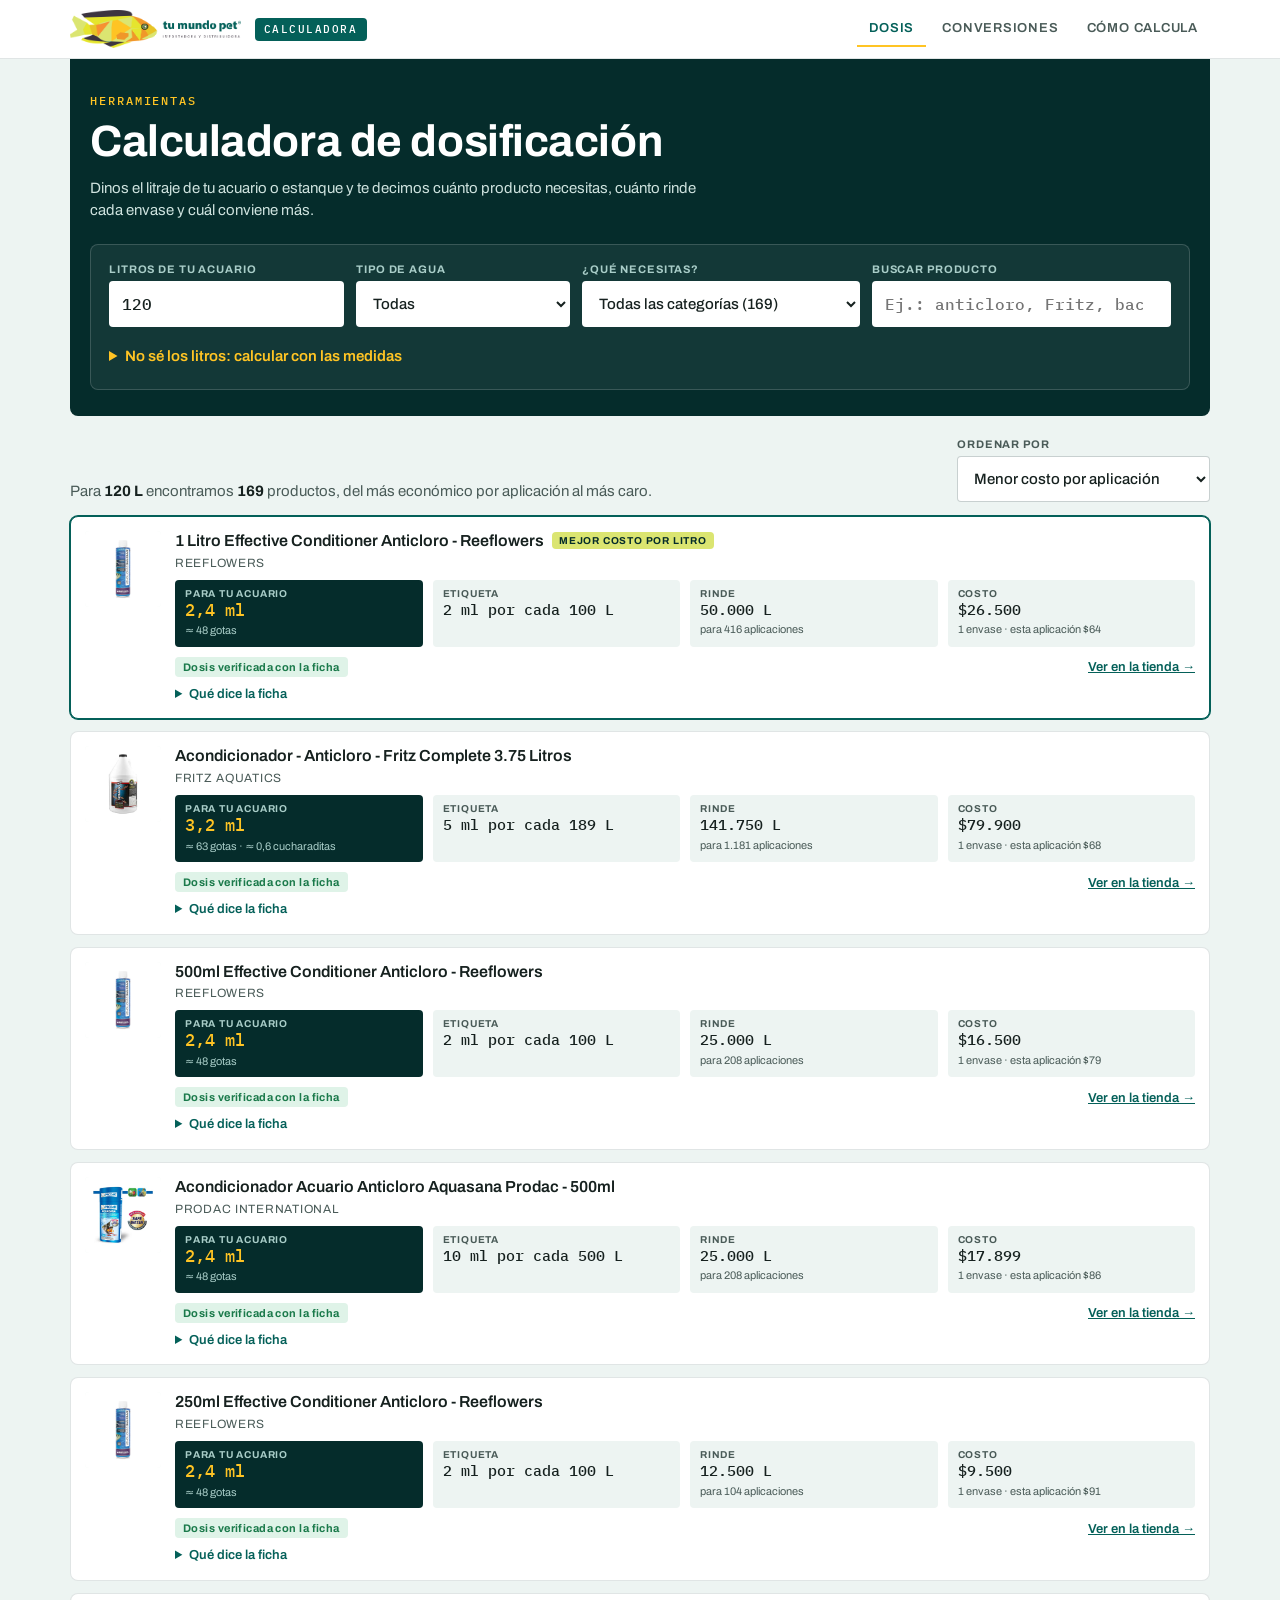
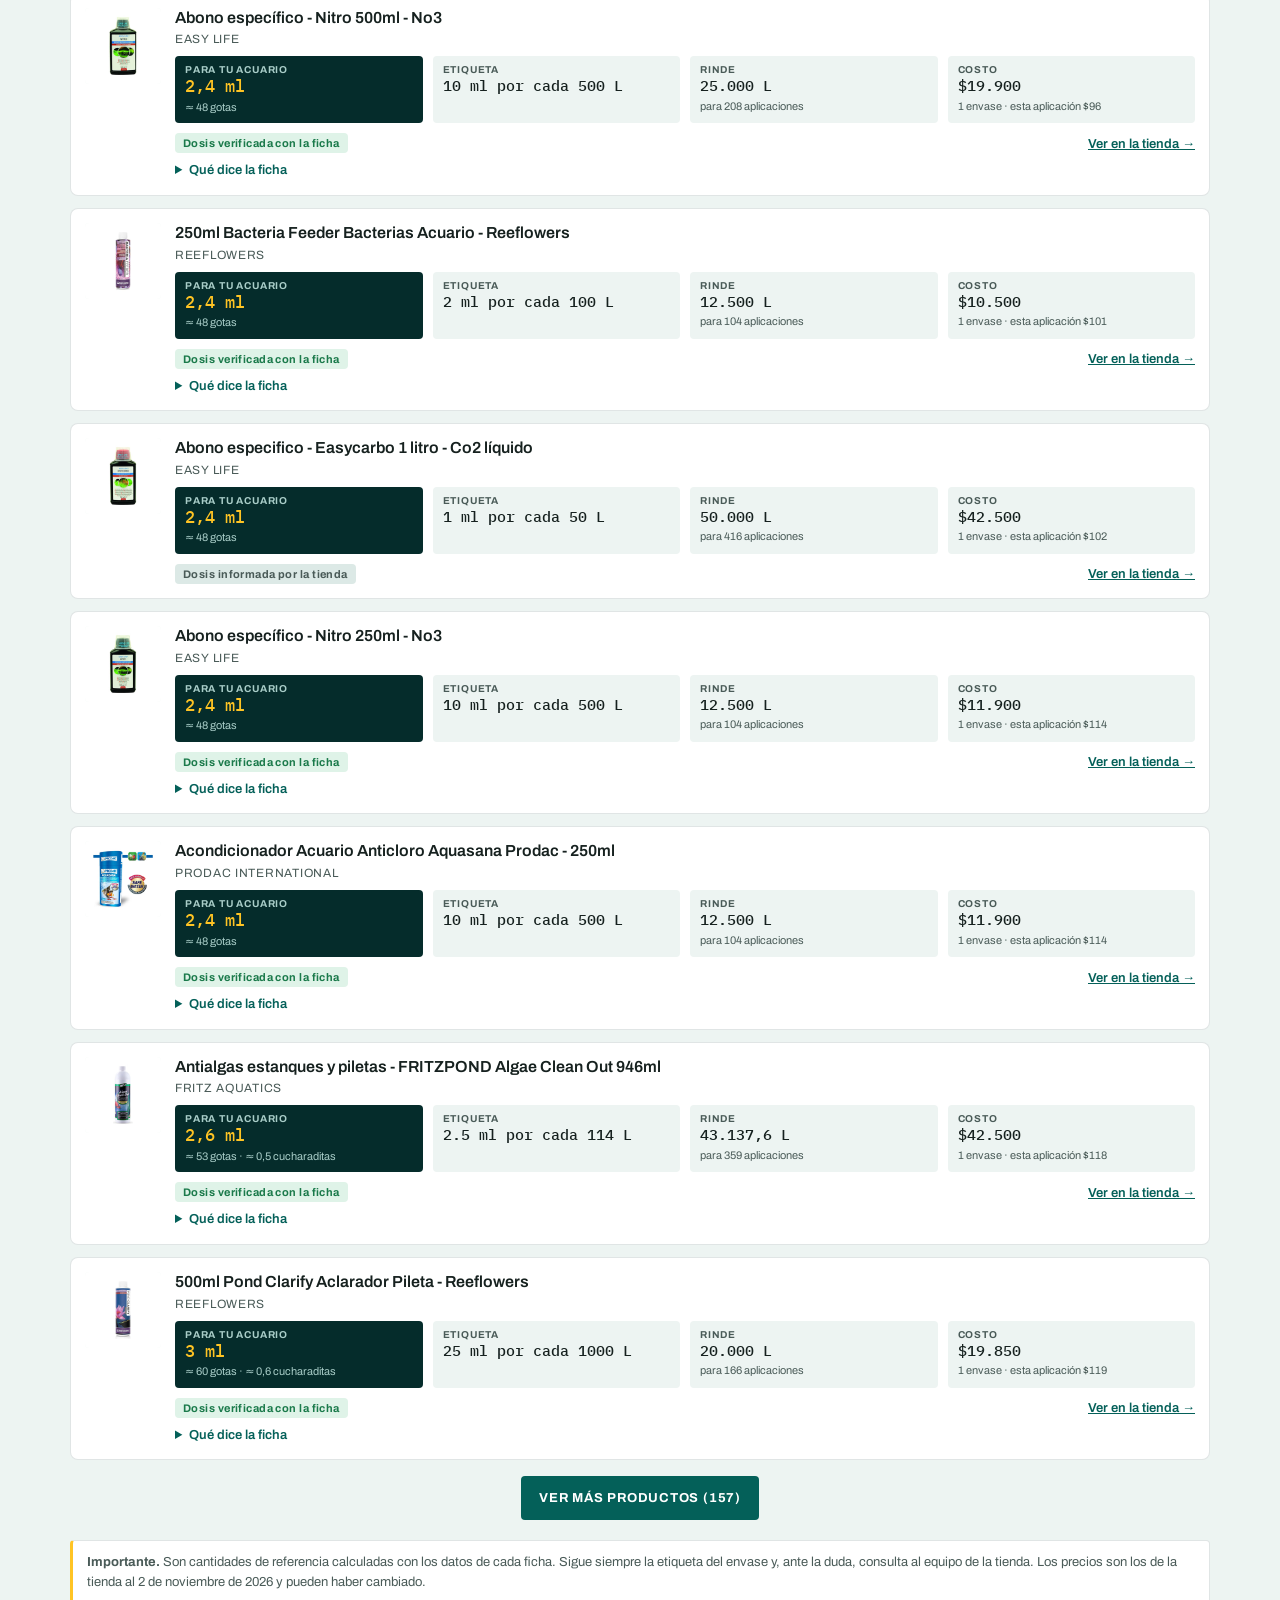
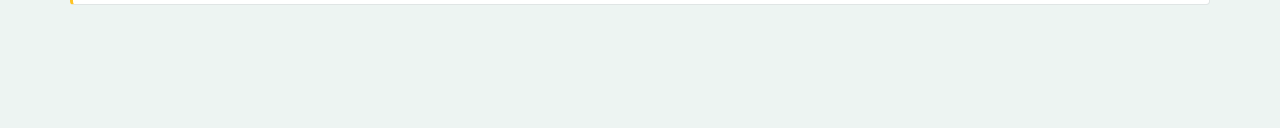
<file: app/index.html>
<!doctype html>
<html lang="es">
<head>
<meta charset="utf-8">
<meta name="viewport" content="width=device-width,initial-scale=1,viewport-fit=cover">
<meta http-equiv="Content-Security-Policy" content="default-src 'self'; script-src 'self'; style-src 'self' 'unsafe-inline'; img-src 'self' data:; font-src 'self'; connect-src 'none'; object-src 'none'; base-uri 'none'; form-action 'none'">
<meta name="theme-color" content="#052C2B">
<title>TMP Calculadora</title>
<link rel="icon" href="img/icono-512.png">
<link rel="stylesheet" href="fuentes/fuentes.css">
<link rel="stylesheet" href="css/app.css">
</head>
<body>
<header class="top">
  <div class="top-in">
    <img class="logo" src="img/logo-horizontal.png" alt="Tu Mundo Pet">
    <span class="sello">Calculadora</span>
    <nav class="tabs" id="tabs" aria-label="Secciones">
      <button data-v="calc" aria-current="page">Dosis</button>
      <button data-v="conv">Conversiones</button>
      <button data-v="info">Cómo calcula</button>
    </nav>
  </div>
</header>

<main>
 <section id="v-calc" class="vista">
  <div class="hero">
    <p class="kicker">Herramientas</p>
    <h1>Calculadora de dosificación</h1>
    <p class="lead">Dinos el litraje de tu acuario o estanque y te decimos cuánto producto necesitas, cuánto rinde cada envase y cuál conviene más.</p>
    <div class="caja">
      <div class="campos">
        <label class="fld"><span>Litros de tu acuario</span><input id="litros" type="number" inputmode="decimal" min="1" max="50000" value="120"></label>
        <label class="fld"><span>Tipo de agua</span>
          <select id="agua"><option value="">Todas</option><option value="dulce">Agua dulce</option><option value="marino">Agua marina</option><option value="estanque">Estanque o pileta</option></select></label>
        <label class="fld"><span>¿Qué necesitas?</span><select id="fam"></select></label>
        <label class="fld"><span>Buscar producto</span><input id="q" type="search" placeholder="Ej.: anticloro, Fritz, bacterias"></label>
      </div>
      <details class="medidas"><summary>No sé los litros: calcular con las medidas</summary>
        <div class="campos m3">
          <label class="fld"><span>Largo (cm)</span><input id="mL" type="number" inputmode="decimal" min="1"></label>
          <label class="fld"><span>Ancho (cm)</span><input id="mA" type="number" inputmode="decimal" min="1"></label>
          <label class="fld"><span>Alto del agua (cm)</span><input id="mH" type="number" inputmode="decimal" min="1"></label>
        </div>
        <label class="chk"><input type="checkbox" id="mDesc" checked> Descontar ~10 % por sustrato y decoración</label>
        <p class="mres" id="mRes"></p>
      </details>
    </div>
  </div>
  <div class="resultado">
    <div class="barra"><p id="resumen" class="resumen" aria-live="polite"></p>
      <label class="fld orden"><span>Ordenar por</span><select id="orden"><option value="costo">Menor costo por aplicación</option><option value="dosis">Menor cantidad por aplicación</option><option value="rinde">Mayor rendimiento</option><option value="nombre">Nombre</option></select></label></div>
    <div id="lista" class="lista"></div>
    <button class="btn sec" id="mas" hidden>Ver más productos</button>
    <p class="aviso"><b>Importante.</b> Son cantidades de referencia calculadas con los datos de cada ficha. Sigue siempre la etiqueta del envase y, ante la duda, consulta al equipo de la tienda. Los precios son los de la tienda al <span id="fecha"></span> y pueden haber cambiado.</p>
  </div>
 </section>

 <section id="v-conv" class="vista" hidden>
  <div class="hero chico"><p class="kicker">Herramientas</p><h1>Conversiones</h1><p class="lead">Unidades que se usan todos los días para dosificar.</p></div>
  <div class="grid2">
   <div class="tarjeta"><h2>Galones ⇄ litros</h2>
     <div class="par"><label class="fld"><span>Galones (EE. UU.)</span><input id="cG" type="number" inputmode="decimal"></label><label class="fld"><span>Litros</span><input id="cL" type="number" inputmode="decimal"></label></div>
     <p class="nota">1 galón estadounidense = 3,785 litros. Muchas etiquetas dosifican «por 10 galones» (≈ 38 L).</p></div>
   <div class="tarjeta"><h2>Mililitros, gotas y cucharaditas</h2>
     <div class="par"><label class="fld"><span>Mililitros</span><input id="cM" type="number" inputmode="decimal"></label><label class="fld"><span>Gotas</span><input id="cD" type="number" inputmode="decimal"></label></div>
     <p class="nota" id="cT">Referencia: 1 ml ≈ 20 gotas · 1 cucharadita = 5 ml · 1 cucharada = 15 ml.</p></div>
   <div class="tarjeta ancha"><h2>Regla de tres para una dosis</h2>
     <p class="nota">Si la etiqueta dice «<b>X ml</b> por cada <b>Y litros</b>», escribe esos datos y los litros de tu acuario.</p>
     <div class="par3"><label class="fld"><span>Dosis (ml)</span><input id="rX" type="number" inputmode="decimal" step="any"></label><label class="fld"><span>por cada (L)</span><input id="rY" type="number" inputmode="decimal" step="any"></label><label class="fld"><span>Tu acuario (L)</span><input id="rZ" type="number" inputmode="decimal" step="any"></label></div>
     <p class="gran" id="rRes">—</p></div>
  </div>
 </section>

 <section id="v-info" class="vista" hidden>
  <div class="hero chico"><p class="kicker">Transparencia</p><h1>Cómo calcula</h1><p class="lead">De dónde salen los números y qué tan confiables son.</p></div>
  <div class="grid2">
   <div class="tarjeta"><h2>La cuenta</h2>
     <p>Cada producto trae su <b>dosis</b> (por ejemplo, 5 ml por cada 38 L) y su <b>rendimiento</b>: los litros que trata un envase completo.</p>
     <ul><li>Cantidad para tu acuario = dosis ÷ litros de la etiqueta × tus litros.</li><li>Envases = tus litros ÷ rendimiento, redondeado hacia arriba.</li><li>Costo por aplicación = precio ÷ rendimiento × tus litros. Es la forma justa de comparar envases de distinto tamaño.</li></ul></div>
   <div class="tarjeta"><h2>Verificación de los datos</h2>
     <p>Revisamos las dosis de los <b id="nTot">169</b> productos contra la ficha de cada uno en la tienda:</p>
     <ul class="estados"><li><span class="tag ok">Verificada</span> la dosis coincide con la ficha <b id="nOk"></b></li><li><span class="tag mid">Informada por la tienda</span> la ficha no trae la dosis escrita <b id="nSin"></b></li><li><span class="tag warn">Corregida</span> se ajustó según la ficha <b id="nCor"></b></li><li><span class="tag bad">Por confirmar</span> no se pudo validar <b id="nPor"></b></li></ul></div>
   <div class="tarjeta ancha"><h2>Lo que la calculadora no sabe</h2>
     <ul><li>Los <b>tratamientos con varios días</b> (por ejemplo, medicamentos) se repiten según la ficha: aquí se calcula una aplicación.</li><li>Los <b>baños de corales (DIP)</b> y similares se miden por el recipiente, no por los litros del acuario.</li><li>La <b>mitad de dosis en arrecife</b> o con invertebrados que pidan algunas fichas debe ajustarse a mano.</li><li>No reemplaza el consejo técnico del equipo de Tu Mundo Pet.</li></ul>
     <p class="nota">Datos de <a href="https://www.tiendatumundopet.cl/" data-ext>tiendatumundopet.cl</a> al <span id="fecha2"></span>. App creada por Javiera Navarrete para Tu Mundo Pet. Funciona sin internet.</p></div>
  </div>
 </section>
</main>

<nav class="bn" id="bn" aria-label="Secciones">
  <button data-v="calc" aria-current="page"><svg viewBox="0 0 24 24"><path d="M12 3c3.5 4.5 6 7.5 6 11a6 6 0 0 1-12 0c0-3.5 2.5-6.5 6-11z"/></svg>Dosis</button>
  <button data-v="conv"><svg viewBox="0 0 24 24"><path d="M4 8h13m0 0-3-3m3 3-3 3M20 16H7m0 0 3-3m-3 3 3 3"/></svg>Conversiones</button>
  <button data-v="info"><svg viewBox="0 0 24 24"><circle cx="12" cy="12" r="9"/><path d="M12 11v5M12 8v.01"/></svg>Cómo calcula</button>
</nav>
<script src="datos/productos.js"></script>
<script src="js/calc.js"></script>
<script src="js/app.js"></script>
</body>
</html>
</file>
<file: app/fuentes/fuentes.css>
@font-face{font-family:"Archivo";font-style:normal;font-weight:400;font-display:swap;src:url(Archivo-400-latin-ext.woff2) format("woff2");unicode-range:U+0100-02BA, U+02BD-02C5, U+02C7-02CC, U+02CE-02D7, U+02DD-02FF, U+0304, U+0308, U+0329, U+1D00-1DBF, U+1E00-1E9F, U+1EF2-1EFF, U+2020, U+20A0-20AB, U+20AD-20C4, U+2113, U+2C60-2C7F, U+A720-A7FF}
@font-face{font-family:"Archivo";font-style:normal;font-weight:400;font-display:swap;src:url(Archivo-400-latin.woff2) format("woff2");unicode-range:U+0000-00FF, U+0131, U+0152-0153, U+02BB-02BC, U+02C6, U+02DA, U+02DC, U+0304, U+0308, U+0329, U+2000-206F, U+20AC, U+2122, U+2191, U+2193, U+2212, U+2215, U+FEFF, U+FFFD}
@font-face{font-family:"Archivo";font-style:normal;font-weight:500;font-display:swap;src:url(Archivo-500-latin-ext.woff2) format("woff2");unicode-range:U+0100-02BA, U+02BD-02C5, U+02C7-02CC, U+02CE-02D7, U+02DD-02FF, U+0304, U+0308, U+0329, U+1D00-1DBF, U+1E00-1E9F, U+1EF2-1EFF, U+2020, U+20A0-20AB, U+20AD-20C4, U+2113, U+2C60-2C7F, U+A720-A7FF}
@font-face{font-family:"Archivo";font-style:normal;font-weight:500;font-display:swap;src:url(Archivo-500-latin.woff2) format("woff2");unicode-range:U+0000-00FF, U+0131, U+0152-0153, U+02BB-02BC, U+02C6, U+02DA, U+02DC, U+0304, U+0308, U+0329, U+2000-206F, U+20AC, U+2122, U+2191, U+2193, U+2212, U+2215, U+FEFF, U+FFFD}
@font-face{font-family:"Archivo";font-style:normal;font-weight:600;font-display:swap;src:url(Archivo-600-latin-ext.woff2) format("woff2");unicode-range:U+0100-02BA, U+02BD-02C5, U+02C7-02CC, U+02CE-02D7, U+02DD-02FF, U+0304, U+0308, U+0329, U+1D00-1DBF, U+1E00-1E9F, U+1EF2-1EFF, U+2020, U+20A0-20AB, U+20AD-20C4, U+2113, U+2C60-2C7F, U+A720-A7FF}
@font-face{font-family:"Archivo";font-style:normal;font-weight:600;font-display:swap;src:url(Archivo-600-latin.woff2) format("woff2");unicode-range:U+0000-00FF, U+0131, U+0152-0153, U+02BB-02BC, U+02C6, U+02DA, U+02DC, U+0304, U+0308, U+0329, U+2000-206F, U+20AC, U+2122, U+2191, U+2193, U+2212, U+2215, U+FEFF, U+FFFD}
@font-face{font-family:"Archivo";font-style:normal;font-weight:700;font-display:swap;src:url(Archivo-700-latin-ext.woff2) format("woff2");unicode-range:U+0100-02BA, U+02BD-02C5, U+02C7-02CC, U+02CE-02D7, U+02DD-02FF, U+0304, U+0308, U+0329, U+1D00-1DBF, U+1E00-1E9F, U+1EF2-1EFF, U+2020, U+20A0-20AB, U+20AD-20C4, U+2113, U+2C60-2C7F, U+A720-A7FF}
@font-face{font-family:"Archivo";font-style:normal;font-weight:700;font-display:swap;src:url(Archivo-700-latin.woff2) format("woff2");unicode-range:U+0000-00FF, U+0131, U+0152-0153, U+02BB-02BC, U+02C6, U+02DA, U+02DC, U+0304, U+0308, U+0329, U+2000-206F, U+20AC, U+2122, U+2191, U+2193, U+2212, U+2215, U+FEFF, U+FFFD}
@font-face{font-family:"IBM Plex Mono";font-style:normal;font-weight:400;font-display:swap;src:url(IBMPlexMono-400-latin-ext.woff2) format("woff2");unicode-range:U+0100-02BA, U+02BD-02C5, U+02C7-02CC, U+02CE-02D7, U+02DD-02FF, U+0304, U+0308, U+0329, U+1D00-1DBF, U+1E00-1E9F, U+1EF2-1EFF, U+2020, U+20A0-20AB, U+20AD-20C4, U+2113, U+2C60-2C7F, U+A720-A7FF}
@font-face{font-family:"IBM Plex Mono";font-style:normal;font-weight:400;font-display:swap;src:url(IBMPlexMono-400-latin.woff2) format("woff2");unicode-range:U+0000-00FF, U+0131, U+0152-0153, U+02BB-02BC, U+02C6, U+02DA, U+02DC, U+0304, U+0308, U+0329, U+2000-206F, U+20AC, U+2122, U+2191, U+2193, U+2212, U+2215, U+FEFF, U+FFFD}
@font-face{font-family:"IBM Plex Mono";font-style:normal;font-weight:500;font-display:swap;src:url(IBMPlexMono-500-latin-ext.woff2) format("woff2");unicode-range:U+0100-02BA, U+02BD-02C5, U+02C7-02CC, U+02CE-02D7, U+02DD-02FF, U+0304, U+0308, U+0329, U+1D00-1DBF, U+1E00-1E9F, U+1EF2-1EFF, U+2020, U+20A0-20AB, U+20AD-20C4, U+2113, U+2C60-2C7F, U+A720-A7FF}
@font-face{font-family:"IBM Plex Mono";font-style:normal;font-weight:500;font-display:swap;src:url(IBMPlexMono-500-latin.woff2) format("woff2");unicode-range:U+0000-00FF, U+0131, U+0152-0153, U+02BB-02BC, U+02C6, U+02DA, U+02DC, U+0304, U+0308, U+0329, U+2000-206F, U+20AC, U+2122, U+2191, U+2193, U+2212, U+2215, U+FEFF, U+FFFD}
</file>
<file: app/css/app.css>
/* TMP Calculadora — mismo lenguaje visual que tiendatumundopet.cl: abismo/petróleo, ámbar, Archivo + IBM Plex Mono, esquinas de 4–8 px */
:root{--abismo:#052C2B;--abismo-2:#08403D;--petroleo:#046059;--petroleo-h:#0A7A70;--agua:#EDF4F2;--agua-2:#DCE9E6;--ambar:#FFC424;--naranja:#F09729;--lima:#DBE571;--tinta:#16211F;--tinta-s:#4A5B58;--linea:rgba(5,44,43,.12);--linea-f:rgba(5,44,43,.22);--blanco:#fff;--alerta:#C43D2B;--ok:#1B7A4B;--r1:4px;--r2:8px;--sombra:0 12px 32px -14px rgba(5,44,43,.28)}
*{box-sizing:border-box}[hidden]{display:none!important}
html{-webkit-text-size-adjust:100%}
body{margin:0;background:var(--agua);color:var(--tinta);font:400 15px/1.5 Archivo,system-ui,-apple-system,"Segoe UI",sans-serif;padding-bottom:env(safe-area-inset-bottom)}
h1,h2{font-weight:700;letter-spacing:-.01em;line-height:1.15;margin:0}
a{color:var(--petroleo)}
.top{background:#fff;border-bottom:1px solid var(--linea);position:sticky;top:0;z-index:20;padding-top:env(safe-area-inset-top)}
.top-in{max-width:1180px;margin:0 auto;padding:10px 20px;display:flex;align-items:center;gap:14px}
.logo{height:38px;width:auto;display:block}
.sello{font:500 11px/1 "IBM Plex Mono",monospace;letter-spacing:.14em;text-transform:uppercase;color:#fff;background:var(--petroleo);padding:6px 9px;border-radius:var(--r1)}
.tabs{margin-left:auto;display:flex;gap:4px}
.tabs button{border:0;background:none;font:600 13px Archivo,sans-serif;letter-spacing:.06em;text-transform:uppercase;color:var(--tinta-s);padding:10px 12px;border-bottom:2px solid transparent;cursor:pointer}
.tabs button[aria-current=page]{color:var(--petroleo);border-color:var(--ambar)}
main{max-width:1180px;margin:0 auto;padding:0 20px 110px}
.hero{background:var(--abismo);color:#fff;margin:0 -20px;padding:34px 20px 26px}
@media(min-width:1220px){.hero{margin:0;border-radius:0 0 var(--r2) var(--r2)}}
.hero.chico{padding-bottom:30px}
.kicker{font:500 12px "IBM Plex Mono",monospace;letter-spacing:.16em;text-transform:uppercase;color:var(--ambar);margin:0 0 8px}
.hero h1{font-size:clamp(28px,5vw,44px);color:#fff}
.lead{max-width:640px;color:#cfe3df;margin:10px 0 0}
.caja{margin-top:22px;background:rgba(255,255,255,.06);border:1px solid rgba(255,255,255,.16);border-radius:var(--r2);padding:18px}
.campos{display:grid;grid-template-columns:1.1fr 1fr 1.3fr 1.4fr;gap:12px}
.campos.m3{grid-template-columns:repeat(3,1fr);margin-top:12px}
.fld{display:flex;flex-direction:column;gap:6px;min-width:0}
.fld>span{font:700 11px Archivo,sans-serif;letter-spacing:.08em;text-transform:uppercase;color:#a9cdc8}
.fld input,.fld select{width:100%;font:500 16px "IBM Plex Mono",monospace;color:var(--tinta);background:#fff;border:1px solid transparent;border-radius:var(--r1);padding:11px 12px;min-height:46px}
.fld select{font-family:Archivo,sans-serif;font-weight:500;font-size:15px}
.fld input:focus,.fld select:focus{outline:3px solid rgba(255,196,36,.55);outline-offset:0}
.medidas{margin-top:14px;color:#cfe3df}
.medidas summary{cursor:pointer;font-weight:600;color:var(--ambar);padding:4px 0}
.chk{display:flex;gap:8px;align-items:center;margin-top:10px;font-size:14px}
.chk input{width:18px;height:18px;accent-color:var(--ambar)}
.mres{font:500 14px "IBM Plex Mono",monospace;color:#fff;margin:8px 0 0}
.resultado{padding-top:22px}
.barra{display:flex;gap:16px;align-items:flex-end;justify-content:space-between;flex-wrap:wrap;margin-bottom:14px}
.resumen{margin:0;color:var(--tinta-s);max-width:640px}.resumen b{color:var(--tinta)}
.orden{min-width:240px}.orden>span{color:var(--tinta-s)}.orden select{border-color:var(--linea-f)}
.lista{display:grid;gap:12px}
.card{background:#fff;border:1px solid var(--linea);border-radius:var(--r2);padding:14px;display:grid;grid-template-columns:76px 1fr;gap:14px;transition:box-shadow .2s,transform .2s}
.card:hover{box-shadow:var(--sombra)}
.card.mejor{border-color:var(--petroleo);box-shadow:0 0 0 1px var(--petroleo)}
.card img{width:76px;height:76px;object-fit:contain;background:#f6faf9;border-radius:var(--r1)}
.nom{font-weight:600;font-size:16px;line-height:1.3;margin:0}.vend{font-size:12px;color:var(--tinta-s);text-transform:uppercase;letter-spacing:.06em;margin:2px 0 8px}
.etq{display:inline-block;font:700 10px Archivo,sans-serif;letter-spacing:.08em;text-transform:uppercase;background:var(--lima);color:var(--abismo);padding:3px 7px;border-radius:var(--r1);margin-left:8px;vertical-align:2px}
.datos{display:grid;grid-template-columns:repeat(4,minmax(0,1fr));gap:10px;margin-top:6px}
.dato{background:var(--agua);border-radius:var(--r1);padding:8px 10px}
.dato small{display:block;font:700 10px Archivo,sans-serif;letter-spacing:.08em;text-transform:uppercase;color:var(--tinta-s)}
.dato b{font:500 15px "IBM Plex Mono",monospace}
.dato.clave{background:var(--abismo);color:#fff}.dato.clave small{color:#a9cdc8}.dato.clave b{color:var(--ambar);font-size:17px}
.dato i{display:block;font-style:normal;font-size:11px;color:var(--tinta-s)}.dato.clave i{color:#a9cdc8}
.pie{display:flex;flex-wrap:wrap;gap:8px;align-items:center;margin-top:10px}
.tag{display:inline-block;font:700 11px Archivo,sans-serif;letter-spacing:.04em;padding:4px 8px;border-radius:var(--r1)}
.tag.ok{background:#dff3e8;color:var(--ok)}.tag.mid{background:var(--agua-2);color:var(--tinta-s)}.tag.warn{background:#fff0c4;color:#7a5600}.tag.bad{background:#fbdcd7;color:var(--alerta)}.tag.stock{background:#fbdcd7;color:var(--alerta)}
.link{margin-left:auto;font:600 13px Archivo,sans-serif}
.btn{font:700 13px Archivo,sans-serif;letter-spacing:.06em;text-transform:uppercase;border:0;border-radius:var(--r1);padding:12px 18px;cursor:pointer;min-height:44px}
.btn.sec{background:var(--petroleo);color:#fff;display:block;margin:16px auto 0}.btn.sec:hover{background:var(--petroleo-h)}
.det{margin-top:8px;font-size:13px;color:var(--tinta-s)}.det summary{cursor:pointer;color:var(--petroleo);font-weight:600}.det p{margin:6px 0 0}
.nota-c{background:#fff8e1;border-left:3px solid var(--ambar);padding:8px 10px;font-size:13px;margin-top:8px;border-radius:0 var(--r1) var(--r1) 0}
.aviso{margin-top:20px;background:#fff;border:1px solid var(--linea);border-left:3px solid var(--ambar);border-radius:var(--r1);padding:12px 14px;font-size:13px;color:var(--tinta-s)}
.vacio{background:#fff;border:1px dashed var(--linea-f);border-radius:var(--r2);padding:26px;text-align:center;color:var(--tinta-s)}
.grid2{display:grid;grid-template-columns:1fr 1fr;gap:14px;margin-top:20px}
.tarjeta{background:#fff;border:1px solid var(--linea);border-radius:var(--r2);padding:20px}.tarjeta.ancha{grid-column:1/-1}
.tarjeta h2{font-size:20px;margin-bottom:12px}.tarjeta .fld>span{color:var(--tinta-s)}.tarjeta .fld input{border-color:var(--linea-f)}
.par{display:grid;grid-template-columns:1fr 1fr;gap:12px}.par3{display:grid;grid-template-columns:repeat(3,1fr);gap:12px}
.nota{color:var(--tinta-s);font-size:13px;margin:10px 0 0}
.gran{font:500 26px "IBM Plex Mono",monospace;color:var(--petroleo);margin:14px 0 0}
.tarjeta ul{padding-left:18px;margin:10px 0 0}.tarjeta li{margin:6px 0}.estados{list-style:none;padding:0!important}.estados li{display:flex;gap:8px;align-items:center;flex-wrap:wrap}.estados b{font:500 14px "IBM Plex Mono",monospace;margin-left:auto}
.bn{display:none}
@media(max-width:860px){
 .campos{grid-template-columns:1fr 1fr}.grid2{grid-template-columns:1fr}.tabs{display:none}.sello{margin-left:auto}
 .datos{grid-template-columns:repeat(2,minmax(0,1fr))}
 .bn{display:flex;position:fixed;left:0;right:0;bottom:0;background:#fff;border-top:1px solid var(--linea);padding:6px 6px calc(6px + env(safe-area-inset-bottom));z-index:30}
 .bn button{flex:1;border:0;background:none;display:flex;flex-direction:column;align-items:center;gap:2px;font:600 11px Archivo,sans-serif;color:var(--tinta-s);padding:6px 2px;min-height:48px}
 .bn svg{width:22px;height:22px;fill:none;stroke:currentColor;stroke-width:1.8;stroke-linecap:round;stroke-linejoin:round}
 .bn button[aria-current=page]{color:var(--petroleo)}
}
@media(max-width:520px){.campos{grid-template-columns:1fr}.campos.m3{grid-template-columns:1fr 1fr 1fr}.card{grid-template-columns:56px 1fr}.card img{width:56px;height:56px}.par3{grid-template-columns:1fr}.logo{height:32px}.top-in{padding:8px 14px}main{padding:0 14px 110px}.hero{margin:0 -14px;padding:26px 14px 22px}.orden{min-width:100%}}
@media print{.top,.bn,.caja,.btn{display:none}.hero{background:none;color:#000}.card{break-inside:avoid}}
</file>
